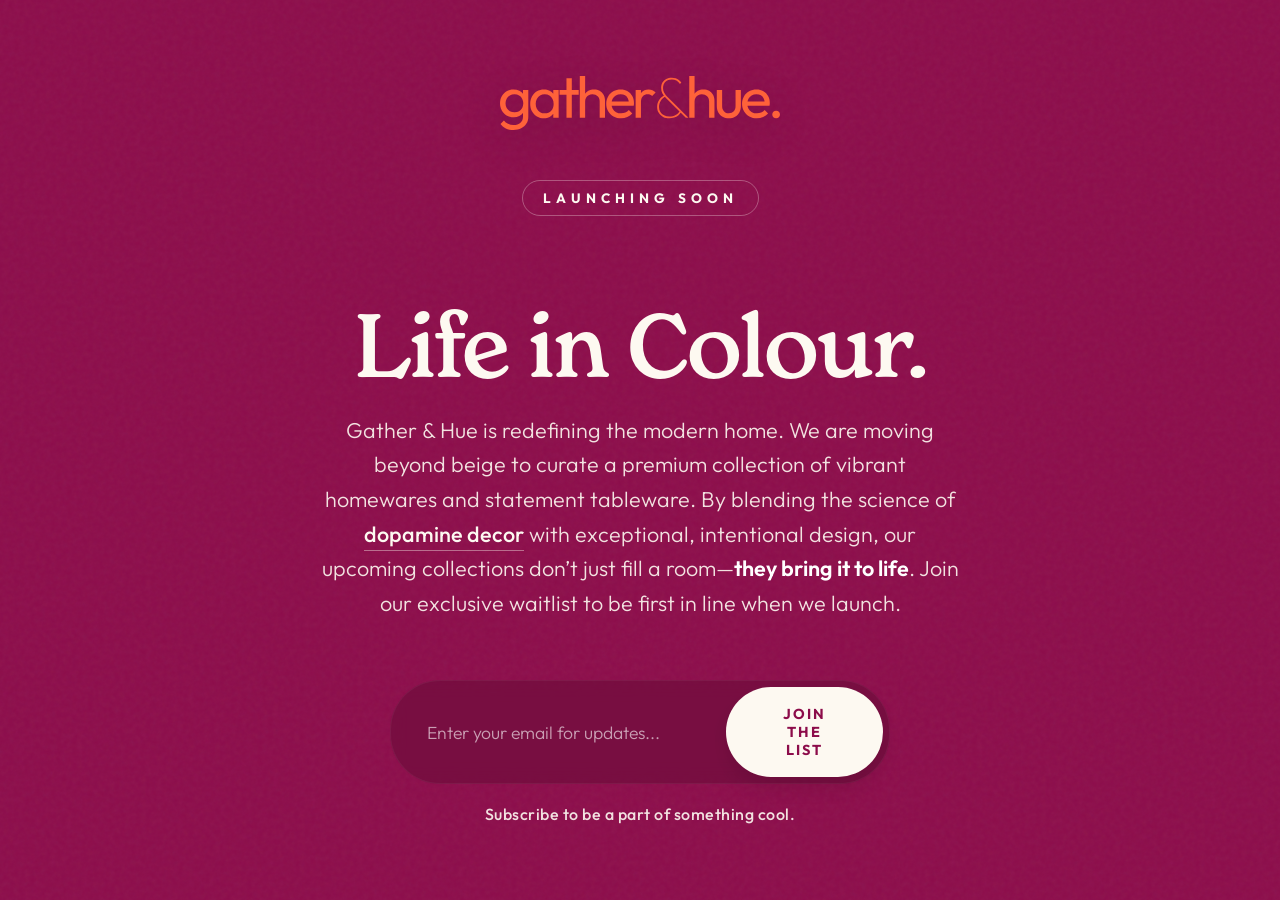
<file: index.html>
<!DOCTYPE html>
<html lang="en">

<head>
    <meta charset="UTF-8">
    <meta name="viewport" content="width=device-width, initial-scale=1.0">

    <title>Gather & Hue | Colorful Homewares & Dopamine Decor</title>
    <meta name="description"
        content="Discover Gather & Hue's vibrant collection of colorful homewares and tableware. Embrace dopamine decor and bring your space to life. Launching soon!">
    <meta name="keywords"
        content="colorful homewares, dopamine decor, vibrant tableware, intentional design, home decor, Gather and Hue">
    <meta name="robots" content="index, follow">
    <link rel="canonical" href="https://gatherandhue.com.au/">
    <link rel="preconnect" href="https://assets.mailerlite.com">
    <link rel="preconnect" href="https://groot.mailerlite.com">

    <meta property="og:title" content="Gather & Hue | Colorful Homewares & Dopamine Decor">
    <meta property="og:description"
        content="We don't do beige. Curated dopamine decor and homewares to bring your space to life. Join the waitlist today.">
    <meta property="og:image" content="https://gatherandhue.com.au/logo.png">
    <meta property="og:url" content="https://gatherandhue.com.au/">
    <meta property="og:type" content="website">

    <script type="application/ld+json">
    {
      "@context": "https://schema.org",
      "@type": "Organization",
      "name": "Gather & Hue",
      "url": "https://gatherandhue.com.au/", 
      "logo": "https://gatherandhue.com.au/logo.png", 
      "description": "A homewares and tableware brand specializing in dopamine decor, bringing vibrant colors and intentional design to living spaces.",
      "foundingDate": "2026"
    }
    </script>

    <link rel="stylesheet" href="style.css">
</head>

<body>



    <div class="content-container">
        <img src="logo.svg" alt="Gather & Hue" class="logo" fetchpriority="high">

        <div class="launching-text">Launching Soon</div>
        <h1>Life in Colour.</h1>

        <p class="description">
            Gather & Hue is redefining the modern home. We are moving beyond beige to curate a premium collection of
            vibrant homewares and statement tableware. By blending the science of <span class="accent-blue">dopamine
                decor</span> with exceptional, intentional design, our upcoming collections don’t just fill a room—<span
                class="accent-bold">they bring it to life</span>. Join our exclusive waitlist to be first in line when
            we launch.
        </p>

        <div id="mlb2-38288983" class="ml-form-embedContainer ml-subscribe-form ml-subscribe-form-38288983">
            <div class="ml-form-embedWrapper embedForm">

                <div class="ml-form-embedBody ml-form-embedBodyDefault row-form">
                    <form class="subscribe-form ml-block-form"
                        action="https://assets.mailerlite.com/jsonp/2179710/forms/181601711881717417/subscribe"
                        data-code="" method="post" target="_blank">

                        <input aria-label="email" aria-required="true" type="email" name="fields[email]"
                            placeholder="Enter your email for updates..." required autocomplete="email">

                        <input type="hidden" name="ml-submit" value="1">
                        <input type="hidden" name="anticsrf" value="true">

                        <button type="submit" class="primary">JOIN THE LIST</button>
                        <button disabled="disabled" style="display: none;" type="button"
                            class="loading">SENDING...</button>
                    </form>
                    <div class="subtext">Subscribe to be a part of something cool.</div>
                </div>

                <div class="ml-form-successBody row-success" style="display: none">
                    <div class="ml-form-successContent">
                        <h4>Thank you!</h4>
                        <p>You have successfully joined the Gather & Hue waitlist.</p>
                    </div>
                </div>

            </div>
        </div>

    </div>

    <script>
        function ml_webform_success_38288983() {
            // Redirect to the thankyou page on successful opt-in
            window.location.href = 'thankyou.html';
        }
    </script>
    <script src="https://groot.mailerlite.com/js/w/webforms.min.js?v95037e5bac78f29ed026832ca21a7c7b"
        type="text/javascript"></script>
    <script>
        fetch("https://assets.mailerlite.com/jsonp/2179710/forms/181601711881717417/takel").catch(() => { });
    </script>
</body>

</html>
</file>
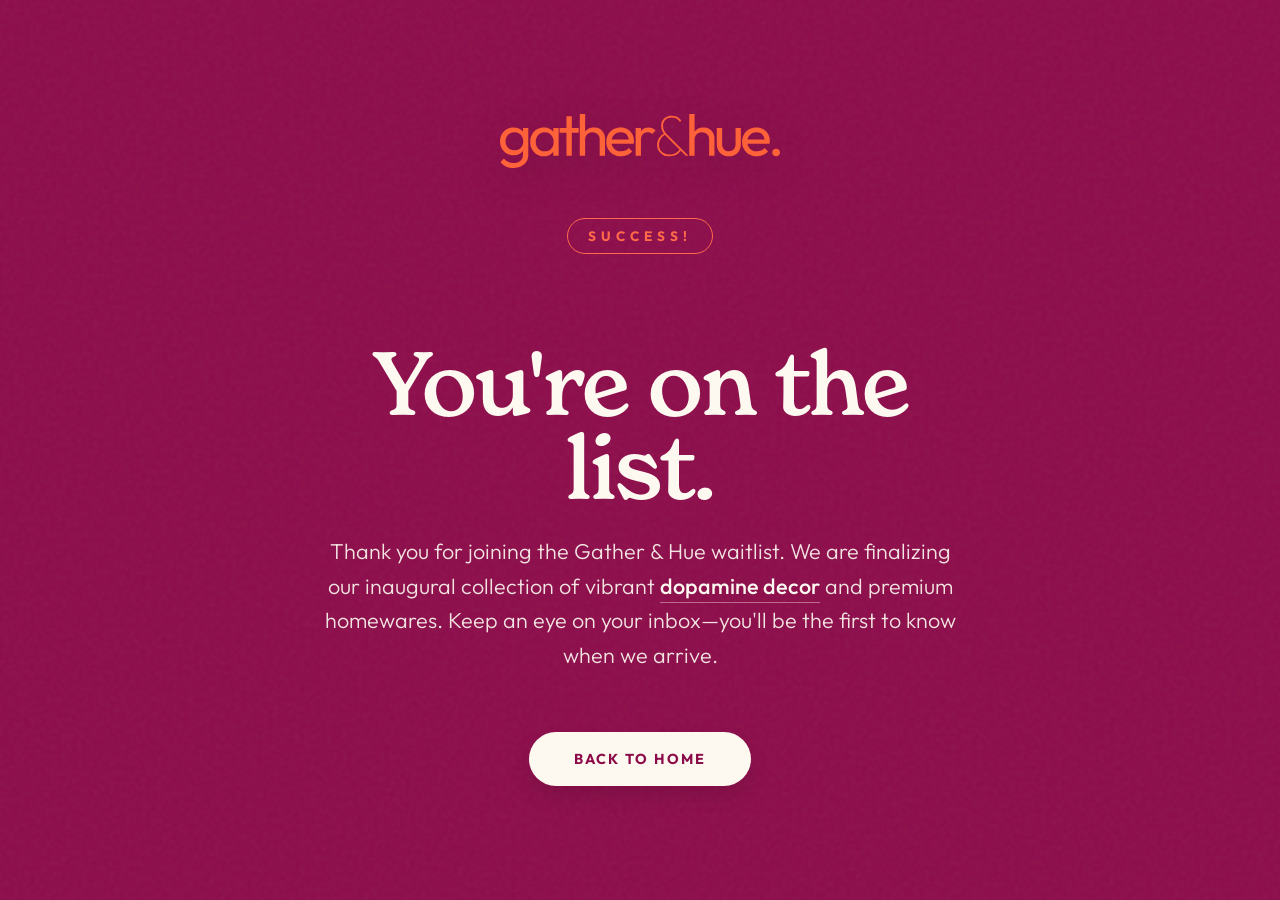
<file: thankyou.html>
<!DOCTYPE html>
<html lang="en">

<head>
    <meta charset="UTF-8">
    <meta name="viewport" content="width=device-width, initial-scale=1.0">
    <title>Thank You | Gather & Hue</title>
    <meta name="robots" content="noindex, nofollow">

    <link rel="stylesheet" href="style.css">
</head>

<body>



    <div class="content-container">
        <a href="index.html">
            <img src="logo.svg" alt="Gather & Hue" class="logo">
        </a>

        <div class="launching-text success">Success!</div>
        <h1>You're on the list.</h1>

        <p class="description">
            Thank you for joining the Gather &amp; Hue waitlist. We are finalizing our inaugural collection of vibrant
            <span class="accent-blue">dopamine decor</span> and premium homewares. Keep an eye on your inbox—you'll be
            the first to know when we arrive.
        </p>

        <a href="index.html" class="primary-btn">BACK TO HOME</a>

    </div>

</body>

</html>
</file>
<file: style.css>
@import url('https://fonts.googleapis.com/css2?family=Outfit:wght@300;400;500;700;800;900&display=swap');

@font-face {
    font-family: 'New Spirit';
    src: url('new-spirit-medium.otf') format('opentype');
    font-weight: 500;
    font-style: normal;
    font-display: swap;
}

:root {
    --main-bg: #8C0C4A;
    /* Retained the rich magenta/burgundy, maybe darken slightly for premium? Let's keep your brand color but use it elegantly */
    --highlight-blue: #333DE3;
    --highlight-red: #FF3333;
    --logo-orange: #FF6B4A;
    --text-light: #FDF9F1;
    --surface-dark: rgba(0, 0, 0, 0.15);
    /* Sleek translucent surfaces */
}

* {
    box-sizing: border-box;
}

body {
    margin: 0;
    padding: 0;
    font-family: 'Outfit', -apple-system, BlinkMacSystemFont, 'Segoe UI', Roboto, Helvetica, Arial, sans-serif;
    background-color: var(--main-bg);
    color: var(--text-light);
    display: flex;
    flex-direction: column;
    align-items: center;
    justify-content: center;
    min-height: 100vh;
    text-align: center;
    position: relative;
    /* Added a subtle noise texture to make the solid background look expensive */
    background-image: url("data:image/svg+xml,%3Csvg viewBox='0 0 200 200' xmlns='http://www.w3.org/2000/svg'%3E%3Cfilter id='noiseFilter'%3E%3CfeTurbulence type='fractalNoise' baseFrequency='0.85' numOctaves='3' stitchTiles='stitch'/%3E%3C/filter%3E%3Crect width='100%25' height='100%25' filter='url(%23noiseFilter)' opacity='0.05'/%3E%3C/svg%3E");
}

/* Removed Creative Background Elements as requested for a more premium solid look */

.content-container {
    max-width: 700px;
    padding: 60px 30px;
    z-index: 10;
}

.logo {
    max-width: 280px;
    height: auto;
    display: block;
    margin: 0 auto 50px auto;
    filter: drop-shadow(0 10px 20px rgba(0, 0, 0, 0.15));
    transition: transform 0.3s ease;
}

.logo:hover {
    transform: scale(1.05);
}

h1 {
    /* Using New Spirit if installed, fallback to a highly premium serif like Playfair */
    font-family: 'New Spirit', 'Playfair Display', 'Chronicle Display', 'Times New Roman', serif;
    font-size: 5.5rem;
    /* Larger for more impact */
    line-height: 0.95;
    margin-bottom: 24px;
    letter-spacing: -2px;
    color: var(--text-light);
    font-weight: 500;
    /* Serif headings often look more premium when slightly lighter than 900 */
}

.launching-text {
    font-family: 'Outfit', sans-serif;
    color: var(--text-light);
    font-weight: 700;
    text-transform: uppercase;
    letter-spacing: 5px;
    margin-bottom: 30px;
    font-size: 0.85rem;
    display: inline-block;
    border: 1px solid rgba(253, 249, 241, 0.3);
    /* Premium subtle border instead of background */
    padding: 8px 20px;
    border-radius: 30px;
}

.launching-text.success {
    border-color: var(--logo-orange);
    color: var(--logo-orange);
}

p.description {
    font-size: 1.35rem;
    /* Slightly larger for readability */
    line-height: 1.6;
    margin-bottom: 60px;
    font-weight: 300;
    /* Outfit looks incredibly premium at 300 weight */
    max-width: 650px;
    margin-left: auto;
    margin-right: auto;
    color: rgba(253, 249, 241, 0.9);
    /* Slightly muted text for better hierarchy */
}

.accent-orange {
    color: var(--logo-orange);
    font-weight: 500;
}

.accent-blue {
    color: var(--text-light);
    font-weight: 500;
    border-bottom: 1px solid rgba(253, 249, 241, 0.4);
    padding-bottom: 2px;
}

/* Changed to an elegant underline to look less 'startup-y' */
.accent-bold {
    font-weight: 600;
    color: white;
}

/* Form Styling */
.subscribe-form {
    display: flex;
    flex-direction: column;
    gap: 15px;
    margin-bottom: 20px;
    max-width: 500px;
    margin-left: auto;
    margin-right: auto;
}

@media(min-width: 550px) {
    .subscribe-form {
        flex-direction: row;
        background: var(--surface-dark);
        padding: 6px;
        border-radius: 50px;
        border: 1px solid rgba(255, 255, 255, 0.05);
        /* Very subtle premium border */
        backdrop-filter: blur(10px);
        /* Glassmorphism effect */
        -webkit-backdrop-filter: blur(10px);
    }

    input[type="email"] {
        background: transparent;
        border: none;
        color: white;
        font-family: 'Outfit', sans-serif;
    }

    input[type="email"]::placeholder {
        color: rgba(255, 255, 255, 0.6);
        font-weight: 300;
    }
}

input[type="email"] {
    flex: 1;
    padding: 18px 30px;
    font-size: 1.1rem;
    border: none;
    border-radius: 50px;
    outline: none;
    font-family: 'Outfit', sans-serif;
}

button,
.primary-btn {
    font-family: 'Outfit', sans-serif;
    padding: 18px 45px;
    font-size: 0.9rem;
    font-weight: 700;
    text-transform: uppercase;
    letter-spacing: 2px;
    color: var(--main-bg);
    /* Inverted brand color makes it pop elegantly */
    background-color: var(--text-light);
    border: none;
    border-radius: 50px;
    cursor: pointer;
    transition: all 0.4s cubic-bezier(0.165, 0.84, 0.44, 1);
    box-shadow: 0 10px 20px rgba(0, 0, 0, 0.1);
    text-decoration: none;
    display: inline-block;
}

button:hover:not(:disabled),
.primary-btn:hover {
    background-color: white;
    box-shadow: 0 15px 30px rgba(0, 0, 0, 0.2);
    transform: translateY(-4px);
}

button:disabled {
    opacity: 0.7;
    cursor: not-allowed;
}

.subtext {
    font-size: 1rem;
    opacity: 0.9;
    font-weight: 500;
    letter-spacing: 0.5px;
}

/* MailerLite specific utilities */
.ml-error input {
    border: 2px solid var(--highlight-red) !important;
}

.row-success {
    background: rgba(255, 255, 255, 0.1);
    padding: 30px;
    border-radius: 20px;
    max-width: 500px;
    margin: 0 auto;
}

.row-success h4 {
    font-size: 2rem;
    margin: 0 0 10px 0;
    color: var(--text-light);
}

@media (max-width: 600px) {
    h1 {
        font-size: 3rem;
    }

    .logo {
        max-width: 220px;
        margin-bottom: 30px;
    }

    p.description {
        font-size: 1.1rem;
    }
}
</file>
